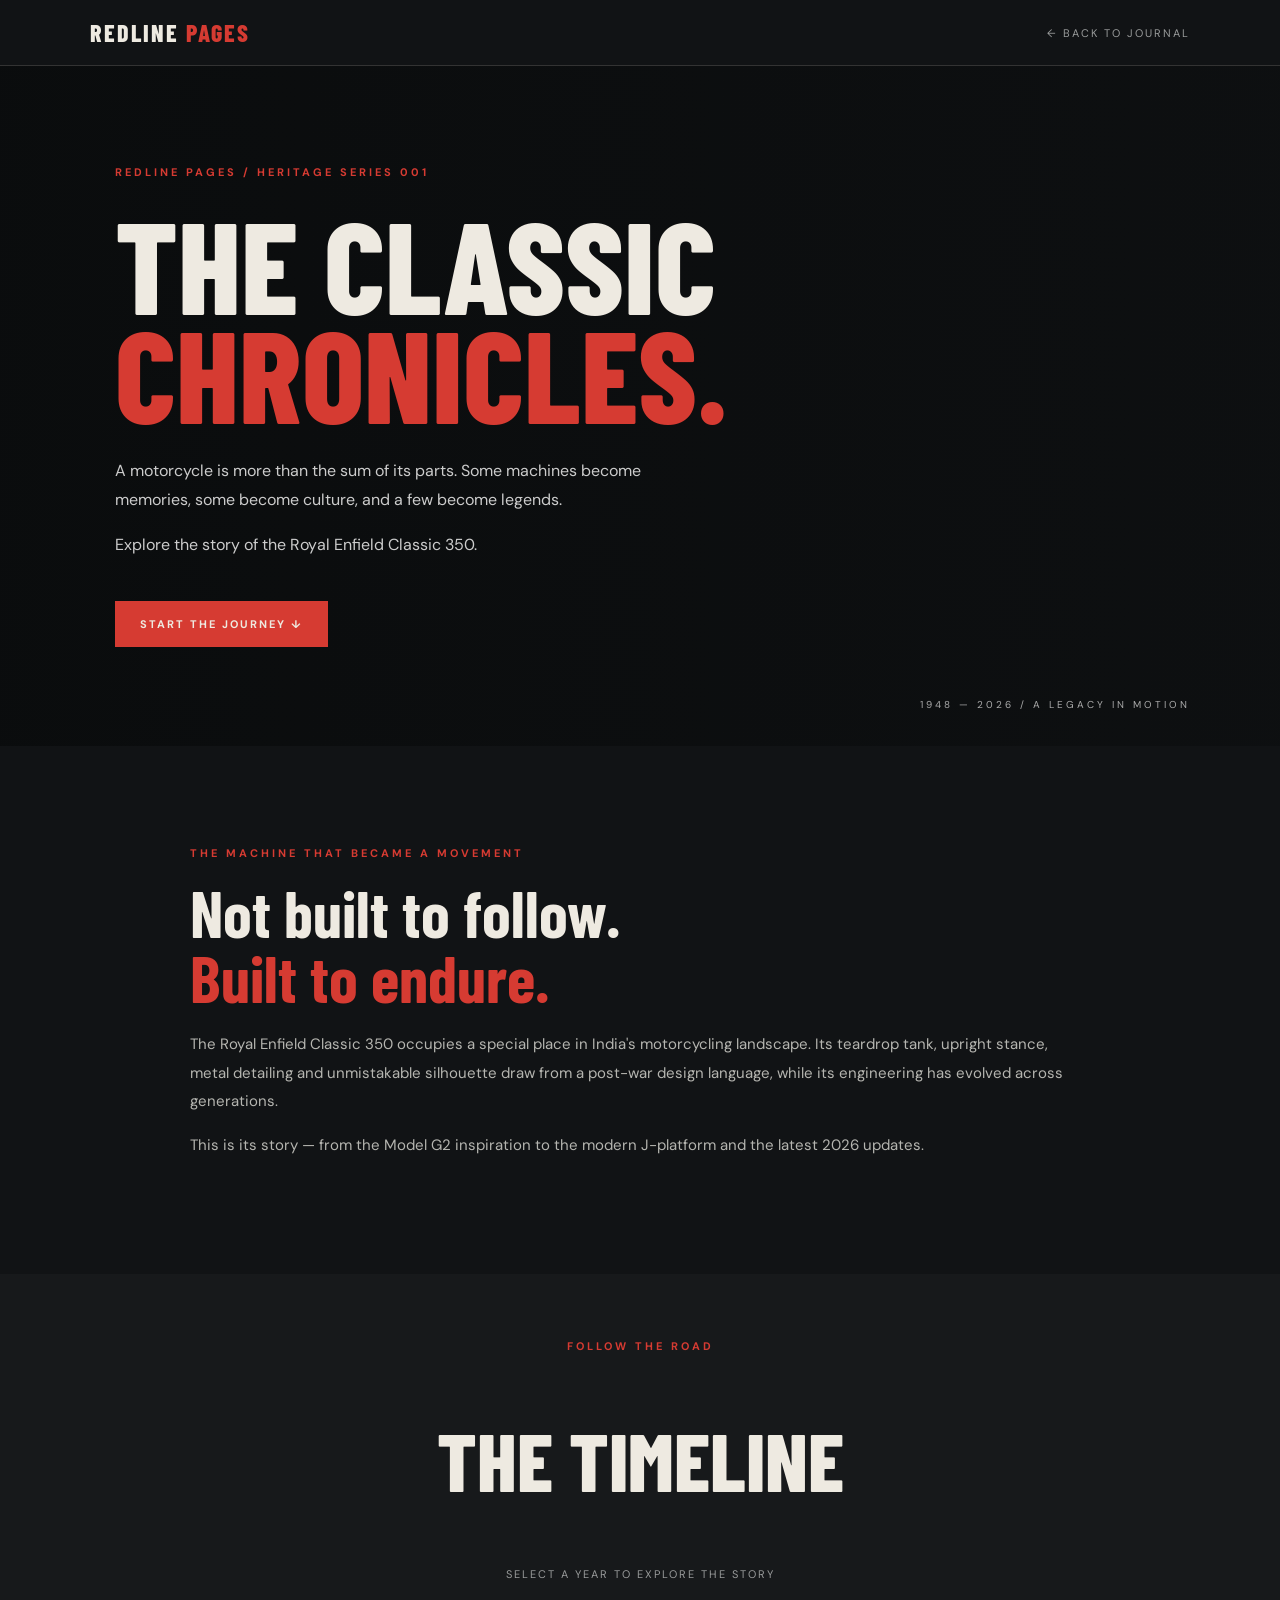
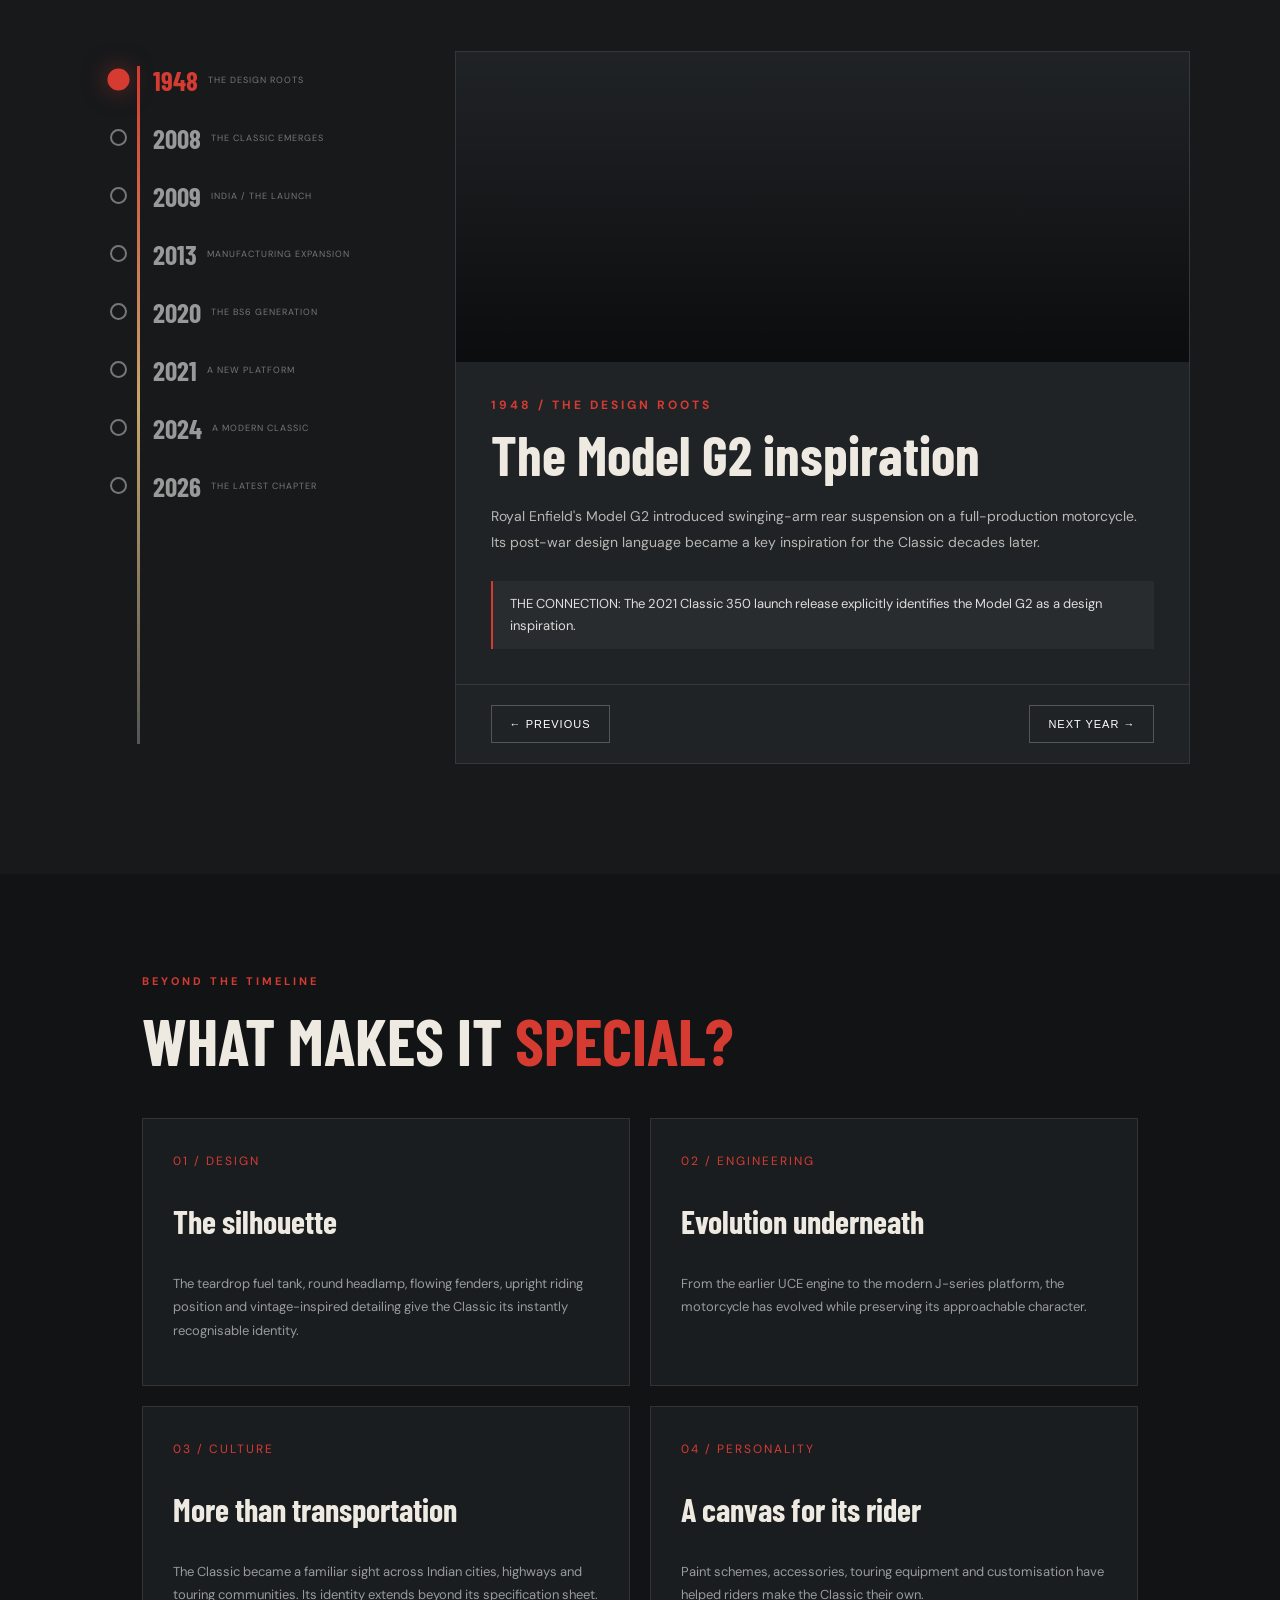
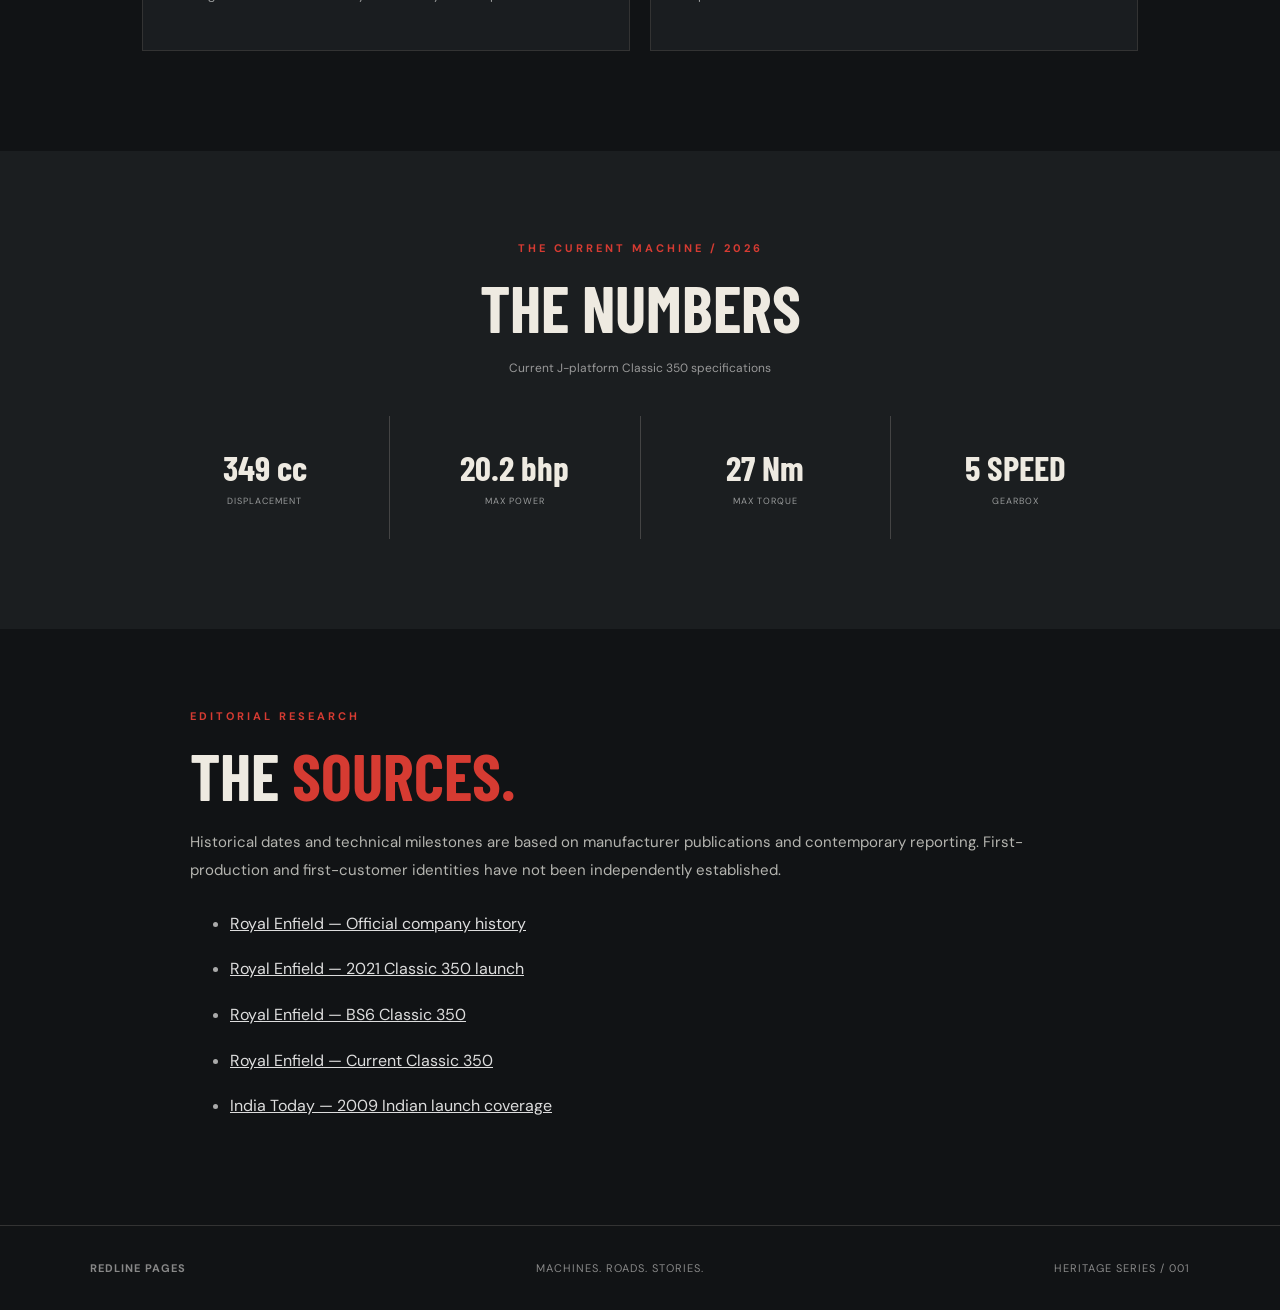
<file: articles/classic-350.html>
<!DOCTYPE html>
<html lang="en">
<head>
<meta charset="UTF-8">
<meta name="viewport" content="width=device-width, initial-scale=1">
<meta name="description" content="The Classic Chronicles: Explore the history of the Royal Enfield Classic 350 from its roots to 2026.">
<title>The Classic Chronicles | REDLINE PAGES</title>
<link rel="preconnect" href="https://fonts.googleapis.com">
<link href="https://fonts.googleapis.com/css2?family=Barlow+Condensed:wght@500;600;700;800&family=DM+Sans:wght@400;500;600;700&display=swap" rel="stylesheet">

<style>
:root {
  --bg:#111315;
  --panel:#1a1d20;
  --text:#eeeae1;
  --muted:#999b9b;
  --red:#d63b32;
  --line:#454343;
  --gold:#c6a66b;
}
*{box-sizing:border-box}
html{scroll-behavior:smooth}
body{
  margin:0;background:var(--bg);color:var(--text);
  font-family:'DM Sans',sans-serif;
}
a{color:inherit}
.topbar{
  padding:18px 7%;border-bottom:1px solid #333;
  display:flex;justify-content:space-between;align-items:center;
  letter-spacing:2px;font-size:11px;
}
.brand{
  font-family:'Barlow Condensed',sans-serif;
  font-weight:800;font-size:24px;
}
.brand span{color:var(--red)}
.back{color:var(--muted);text-decoration:none}
.hero{
  min-height:680px;position:relative;display:flex;
  align-items:center;padding:90px 9%;
  overflow:hidden;
  background:
  linear-gradient(90deg,rgba(10,12,13,.96),rgba(10,12,13,.52)),
  url('https://images.unsplash.com/photo-1558981806-ec527fa84c39?auto=format&fit=crop&w=1800&q=85') center/cover;
}
.hero-content{position:relative;max-width:800px}
.eyebrow{
  color:var(--red);font-size:11px;
  letter-spacing:3px;font-weight:700;
}
.hero h1{
  font:800 clamp(65px,11vw,130px)/.84 'Barlow Condensed',sans-serif;
  margin:30px 0;
}
.hero h1 em{color:var(--red);font-style:normal}
.hero p{max-width:540px;color:#ccc;line-height:1.8}
.hero-label{
  position:absolute;bottom:35px;right:7%;
  color:#aaa;letter-spacing:3px;font-size:10px;
}
.intro{
  max-width:950px;margin:auto;padding:100px 25px;
}
.intro h2,.section-title{
  font:700 clamp(38px,6vw,65px)/1 'Barlow Condensed',sans-serif;
  margin:20px 0;
}
.intro p,.story-text{
  color:#b5b5b0;line-height:1.9;font-size:15px;
}
.red{color:var(--red)}
.road-section{padding:65px 7% 110px;background:#17191b}
.road-heading{text-align:center;margin-bottom:70px}
.road-heading h2{
  font:800 clamp(45px,8vw,82px)/.95 'Barlow Condensed',sans-serif;
}
.road-heading p{color:var(--muted);letter-spacing:2px;font-size:11px}
.road-layout{
  max-width:1150px;margin:auto;
  display:grid;grid-template-columns:300px 1fr;gap:65px;
}
.timeline{position:relative;padding-left:20px}
.timeline:before{
  content:'';position:absolute;left:47px;top:15px;bottom:20px;
  width:3px;
  background:linear-gradient(var(--red),var(--gold),#555);
}
.year{
  position:relative;display:flex;align-items:center;
  width:100%;background:transparent;border:0;
  color:#999;text-align:left;padding:13px 0;
  cursor:pointer;font-family:inherit;
}
.year:before{
  content:'';width:13px;height:13px;flex-shrink:0;
  border:2px solid #777;background:#17191b;
  border-radius:50%;margin-right:26px;z-index:1;
  transition:.3s;
}
.year span{
  font:700 27px 'Barlow Condensed',sans-serif;
  transition:.3s;
}
.year small{
  margin-left:10px;font-size:9px;letter-spacing:1px;
  color:#777;
}
.year.active{color:white}
.year.active:before{
  background:var(--red);border-color:var(--red);
  box-shadow:0 0 18px #d63b3280;
  transform:scale(1.3);
}
.year.active span{color:var(--red)}
.detail{
  min-width:0;align-self:start;
  background:#202326;border:1px solid #35383a;
  overflow:hidden;
}
.detail-image{
  height:310px;position:relative;
  background-size:cover;background-position:center;
  transition:background-image .3s;
}
.detail-image:after{
  content:'';position:absolute;inset:0;
  background:linear-gradient(transparent,rgba(0,0,0,.65));
}
.detail-content{padding:35px}
.detail-year{
  color:var(--red);letter-spacing:3px;
  font-weight:700;font-size:12px;
}
.detail h3{
  font:700 clamp(32px,5vw,55px)/.98 'Barlow Condensed',sans-serif;
  margin:15px 0 22px;
}
.detail p{color:#b7b7b3;line-height:1.85;font-size:14px}
.fact{
  border-left:2px solid var(--red);
  padding:12px 17px;margin-top:25px;
  background:#292c2e;color:#ddd;font-size:13px;line-height:1.7;
}
.detail-content{
  animation:reveal .45s ease;
}
@keyframes reveal{
  from{opacity:0;transform:translateY(15px)}
  to{opacity:1;transform:translateY(0)}
}
.controls{
  display:flex;justify-content:space-between;
  padding:20px 35px;border-top:1px solid #383838;
}
.controls button{
  background:transparent;border:1px solid #555;
  padding:12px 18px;color:white;cursor:pointer;
  font-size:11px;letter-spacing:1px;
}
.controls button:hover{background:var(--red);border-color:var(--red)}
.chapters{
  padding:100px 8%;max-width:1200px;margin:auto;
}
.chapter-grid{
  display:grid;grid-template-columns:repeat(2,1fr);
  gap:20px;margin-top:45px;
}
.chapter{
  background:var(--panel);padding:30px;
  border:1px solid #333;
}
.chapter h3{
  font:700 32px 'Barlow Condensed',sans-serif;
}
.chapter p{color:var(--muted);line-height:1.8;font-size:13px}
.chapter-number{color:var(--red);font-size:12px;letter-spacing:2px}
.specs{
  padding:90px 8%;background:#1b1e20;
}
.spec-grid{
  max-width:1000px;margin:40px auto 0;
  display:grid;grid-template-columns:repeat(4,1fr);gap:1px;
  background:#444;
}
.spec{
  background:#1b1e20;padding:30px 15px;text-align:center;
}
.spec strong{
  display:block;font:700 35px 'Barlow Condensed',sans-serif;
}
.spec small{color:var(--muted);letter-spacing:1px;font-size:9px}
.sources{
  max-width:950px;margin:auto;padding:80px 25px;
}
.sources li{padding:10px 0;color:#aaa;line-height:1.6}
.sources a{color:#ddd}
.footer{
  padding:35px 7%;border-top:1px solid #333;
  display:flex;justify-content:space-between;
  color:#888;font-size:11px;letter-spacing:1px;
}
@media(max-width:750px){
  .hero{min-height:570px;padding:65px 7%}
  .road-layout{grid-template-columns:1fr;gap:30px}
  .timeline{
    display:flex;overflow-x:auto;padding:10px 0 25px;
    gap:16px;
  }
  .timeline:before{display:none}
  .year{width:auto;min-width:75px;display:flex;flex-direction:column;gap:8px}
  .year:before{margin:0}
  .year small{margin:0}
  .year span{font-size:24px}
  .detail-image{height:230px}
  .detail-content{padding:24px}
  .chapter-grid{grid-template-columns:1fr}
  .spec-grid{grid-template-columns:repeat(2,1fr)}
  .footer{gap:20px;flex-wrap:wrap}
}
</style>
</head>

<body>

<header class="topbar">
  <a class="brand" href="../index.html" style="text-decoration:none">
    REDLINE <span>PAGES</span>
  </a>
  <a class="back" href="../index.html">← BACK TO JOURNAL</a>
</header>

<section class="hero">
  <div class="hero-content">
    <div class="eyebrow">REDLINE PAGES / HERITAGE SERIES 001</div>
    <h1>THE CLASSIC<br><em>CHRONICLES.</em></h1>
    <p>
      A motorcycle is more than the sum of its parts.
      Some machines become memories, some become culture,
      and a few become legends.
    </p>
    <p>Explore the story of the Royal Enfield Classic 350.</p>
    <a href="#timeline" style="display:inline-block;margin-top:25px;
      background:#d63b32;padding:16px 25px;text-decoration:none;
      font-size:11px;letter-spacing:2px;font-weight:700">
      START THE JOURNEY ↓
    </a>
  </div>
  <div class="hero-label">1948 — 2026 / A LEGACY IN MOTION</div>
</section>

<section class="intro">
  <div class="eyebrow">THE MACHINE THAT BECAME A MOVEMENT</div>
  <h2>Not built to follow.<br><span class="red">Built to endure.</span></h2>
  <p>
    The Royal Enfield Classic 350 occupies a special place in
    India's motorcycling landscape. Its teardrop tank, upright
    stance, metal detailing and unmistakable silhouette draw
    from a post-war design language, while its engineering has
    evolved across generations.
  </p>
  <p>
    This is its story — from the Model G2 inspiration to the
    modern J-platform and the latest 2026 updates.
  </p>
</section>

<section class="road-section" id="timeline">
  <div class="road-heading">
    <div class="eyebrow">FOLLOW THE ROAD</div>
    <h2>THE TIMELINE</h2>
    <p>SELECT A YEAR TO EXPLORE THE STORY</p>
  </div>

  <div class="road-layout">
    <nav class="timeline" id="timeline-buttons" aria-label="Historical timeline"></nav>

    <article class="detail" aria-live="polite">
      <div class="detail-image" id="detail-image"></div>
      <div class="detail-content" id="detail-content"></div>
      <div class="controls">
        <button id="previous">← PREVIOUS</button>
        <button id="next">NEXT YEAR →</button>
      </div>
    </article>
  </div>
</section>

<section class="chapters">
  <div class="eyebrow">BEYOND THE TIMELINE</div>
  <h2 class="section-title">WHAT MAKES IT <span class="red">SPECIAL?</span></h2>
  <div class="chapter-grid">
    <div class="chapter">
      <span class="chapter-number">01 / DESIGN</span>
      <h3>The silhouette</h3>
      <p>The teardrop fuel tank, round headlamp, flowing fenders,
      upright riding position and vintage-inspired detailing
      give the Classic its instantly recognisable identity.</p>
    </div>
    <div class="chapter">
      <span class="chapter-number">02 / ENGINEERING</span>
      <h3>Evolution underneath</h3>
      <p>From the earlier UCE engine to the modern J-series
      platform, the motorcycle has evolved while preserving
      its approachable character.</p>
    </div>
    <div class="chapter">
      <span class="chapter-number">03 / CULTURE</span>
      <h3>More than transportation</h3>
      <p>The Classic became a familiar sight across Indian cities,
      highways and touring communities. Its identity extends
      beyond its specification sheet.</p>
    </div>
    <div class="chapter">
      <span class="chapter-number">04 / PERSONALITY</span>
      <h3>A canvas for its rider</h3>
      <p>Paint schemes, accessories, touring equipment and
      customisation have helped riders make the Classic
      their own.</p>
    </div>
  </div>
</section>

<section class="specs">
  <div style="text-align:center">
    <div class="eyebrow">THE CURRENT MACHINE / 2026</div>
    <h2 class="section-title">THE NUMBERS</h2>
    <p style="color:#999;font-size:12px">Current J-platform Classic 350 specifications</p>
  </div>
  <div class="spec-grid">
    <div class="spec"><strong>349 cc</strong><small>DISPLACEMENT</small></div>
    <div class="spec"><strong>20.2 bhp</strong><small>MAX POWER</small></div>
    <div class="spec"><strong>27 Nm</strong><small>MAX TORQUE</small></div>
    <div class="spec"><strong>5 SPEED</strong><small>GEARBOX</small></div>
  </div>
</section>

<section class="sources">
  <div class="eyebrow">EDITORIAL RESEARCH</div>
  <h2 class="section-title">THE <span class="red">SOURCES.</span></h2>
  <p class="story-text">
    Historical dates and technical milestones are based on
    manufacturer publications and contemporary reporting.
    First-production and first-customer identities have not
    been independently established.
  </p>
  <ul>
    <li><a href="https://www.royalenfield.com/in/en/our-world/since-1901/" target="_blank" rel="noopener">Royal Enfield — Official company history</a></li>
    <li><a href="https://www.royalenfield.com/in/en/our-world/media/press-releases/product-launches/all-new-classic-350-launch/" target="_blank" rel="noopener">Royal Enfield — 2021 Classic 350 launch</a></li>
    <li><a href="https://www.royalenfield.com/in/en/our-world/media/press-releases/product-launches/royal-enfield-launches-bs-vi-compliant-classic-350/" target="_blank" rel="noopener">Royal Enfield — BS6 Classic 350</a></li>
    <li><a href="https://www.royalenfield.com/in/en/motorcycles/classic-350/" target="_blank" rel="noopener">Royal Enfield — Current Classic 350</a></li>
    <li><a href="https://www.indiatoday.in/business/story/royal-enfield-launches-classic-500-350-60126-2009-11-04" target="_blank" rel="noopener">India Today — 2009 Indian launch coverage</a></li>
  </ul>
</section>

<footer class="footer">
  <strong>REDLINE PAGES</strong>
  <span>MACHINES. ROADS. STORIES.</span>
  <span>HERITAGE SERIES / 001</span>
</footer>

<script>
const milestones = [
{
 year:"1948", label:"THE DESIGN ROOTS",
 title:"The Model G2 inspiration",
 text:"Royal Enfield's Model G2 introduced swinging-arm rear suspension on a full-production motorcycle. Its post-war design language became a key inspiration for the Classic decades later.",
 fact:"THE CONNECTION: The 2021 Classic 350 launch release explicitly identifies the Model G2 as a design inspiration.",
 image:"https://images.unsplash.com/photo-1558981403-c5f9899a28bc?auto=format&fit=crop&w=1200&q=85"
},
{
 year:"2008", label:"THE CLASSIC EMERGES",
 title:"A new interpretation of heritage",
 text:"Royal Enfield dates the Classic's introduction to 2008. The model brought vintage-inspired styling together with modern engineering and the Unit Construction Engine family. The Classic 500 also began its international export story.",
 fact:"IMPORTANT: The global introduction and the Indian retail launch are different milestones.",
 image:"https://images.unsplash.com/photo-1558981806-ec527fa84c39?auto=format&fit=crop&w=1200&q=85"
},
{
 year:"2009", label:"INDIA / THE LAUNCH",
 title:"The Classic arrives in India",
 text:"The Classic 350 and Classic 500 were launched in New Delhi on 4 November 2009. The 350 used the Unit Construction Engine platform and brought a distinctive retro silhouette to a new generation of Indian motorcyclists.",
 fact:"THE MILESTONE: Contemporary launch coverage confirms the New Delhi launch on 4 November 2009.",
 image:"https://images.unsplash.com/photo-1558981403-c5f9899a28bc?auto=format&fit=crop&w=1200&q=85"
},
{
 year:"2013", label:"MANUFACTURING EXPANSION",
 title:"A new factory chapter",
 text:"Royal Enfield commenced manufacturing at its Oragadam facility in Tamil Nadu. The first motorcycle off this factory's assembly line was a Classic 500 Desert Storm — not a Classic 350.",
 fact:"FACTORY NOTE: This was a major production milestone for the brand, but it was not the first Classic 350 production line.",
 image:"https://images.unsplash.com/photo-1485965120184-e220f721d03e?auto=format&fit=crop&w=1200&q=85"
},
{
 year:"2020", label:"THE BS6 GENERATION",
 title:"A cleaner Classic",
 text:"The Classic 350 transitioned to Bharat Stage VI emission compliance. Electronic fuel injection and refreshed variants helped the UCE motorcycle adapt to changing emission regulations.",
 fact:"TECHNICAL CHANGE: The BS6 Classic 350 was announced on 7 January 2020.",
 image:"https://images.unsplash.com/photo-1558981806-ec527fa84c39?auto=format&fit=crop&w=1200&q=85"
},
{
 year:"2021", label:"A NEW PLATFORM",
 title:"The legend is reborn",
 text:"On 1 September 2021, Royal Enfield launched the all-new Classic 350. The motorcycle moved to the modern J-platform with an all-new engine and chassis, bringing a more refined riding experience while retaining the familiar design.",
 fact:"THE BIG CHANGE: The J-platform transformed the mechanical foundation without abandoning the Classic's identity.",
 image:"https://images.unsplash.com/photo-1558981403-c5f9899a28bc?auto=format&fit=crop&w=1200&q=85"
},
{
 year:"2024", label:"A MODERN CLASSIC",
 title:"Technology meets tradition",
 text:"The updated 2024 Classic 350 brought LED headlamps and pilot lamps, a gear-position indicator, USB Type-C charging and additional equipment across variants. New colourways expanded the range.",
 fact:"LAUNCH: 31 August 2024. Bookings and test rides began on 1 September.",
 image:"https://images.unsplash.com/photo-1558981806-ec527fa84c39?auto=format&fit=crop&w=1200&q=85"
},
{
 year:"2026", label:"THE LATEST CHAPTER",
 title:"The Classic moves forward",
 text:"The 2026 update introduced an assist-and-slipper clutch and faster USB Type-C charging on dual-channel ABS variants. In August, Royal Enfield introduced the Gorkha Edition, with Gorkha Green paintwork and crossed-Khukri insignia.",
 fact:"TODAY: The Classic retains its 349cc J-series engine, producing 20.2 bhp and 27 Nm.",
 image:"https://images.unsplash.com/photo-1558981806-ec527fa84c39?auto=format&fit=crop&w=1200&q=85"
}
];

let active = 0;
const buttons = document.getElementById("timeline-buttons");
const content = document.getElementById("detail-content");
const image = document.getElementById("detail-image");

function render(){
  buttons.innerHTML = milestones.map((m,i)=>`
    <button class="year ${i===active?'active':''}"
      aria-pressed="${i===active}"
      onclick="selectYear(${i})">
      <span>${m.year}</span>
      <small>${m.label}</small>
    </button>
  `).join("");

  const m = milestones[active];
  content.innerHTML = `
    <div class="detail-year">${m.year} / ${m.label}</div>
    <h3>${m.title}</h3>
    <p>${m.text}</p>
    <div class="fact">${m.fact}</div>
  `;
  image.style.backgroundImage = `url("${m.image}")`;

  document.getElementById("previous").disabled = active===0;
  document.getElementById("next").disabled = active===milestones.length-1;
}

function selectYear(index){
  active = index;
  render();
}
document.getElementById("previous").addEventListener("click",()=>{
  if(active>0)selectYear(active-1);
});
document.getElementById("next").addEventListener("click",()=>{
  if(active<milestones.length-1)selectYear(active+1);
});
render();
</script>
</body>
</html>
</file>
